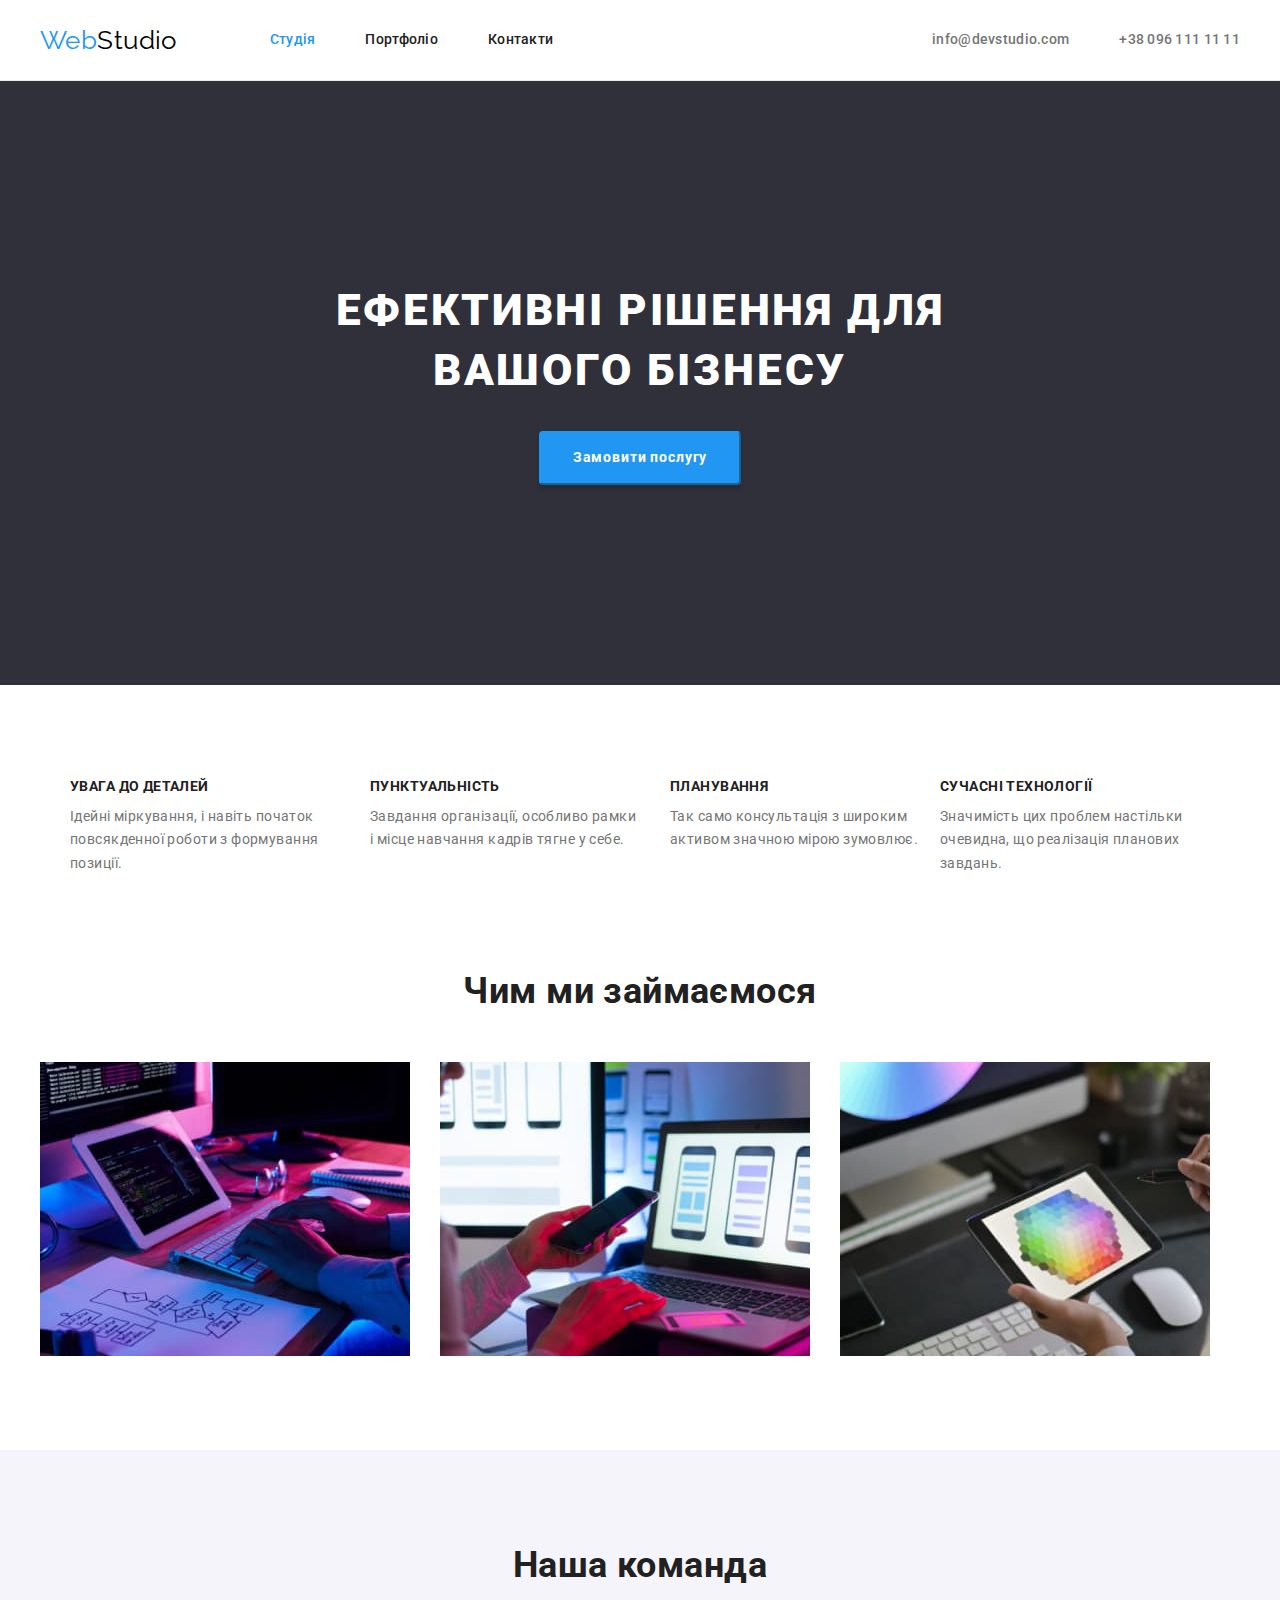
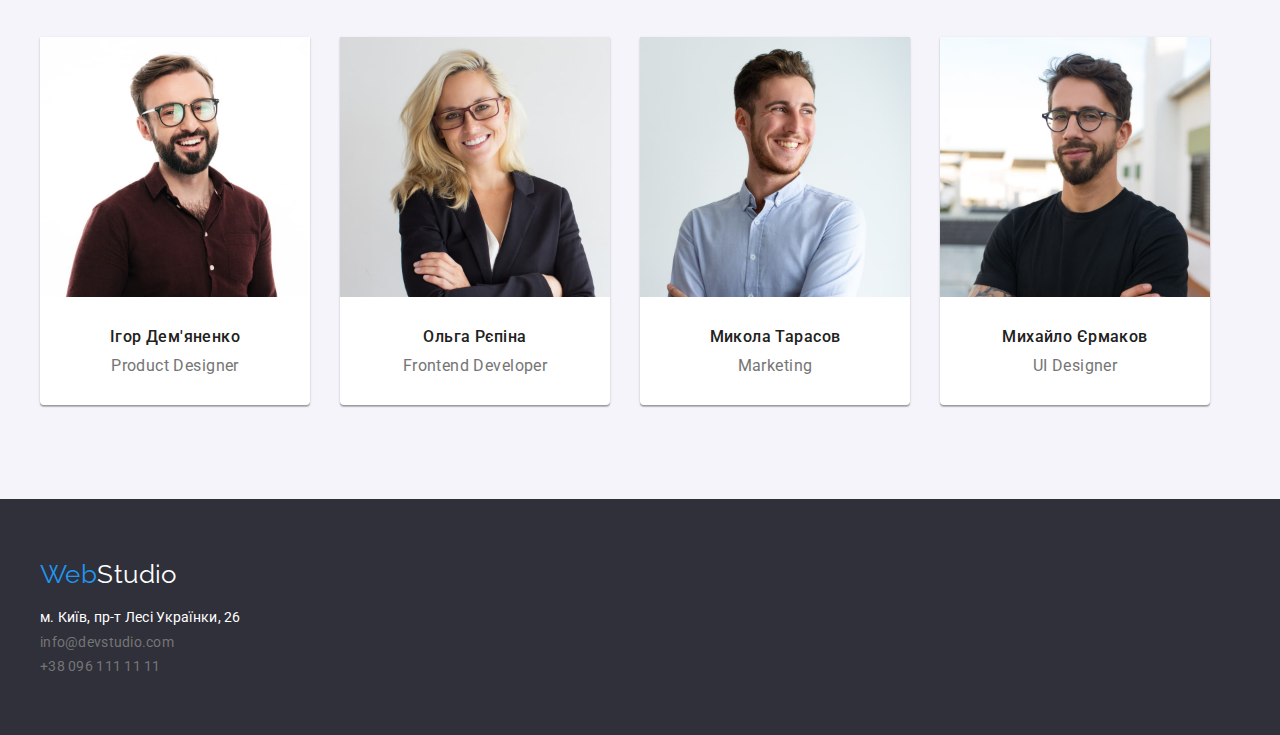
<file: index.html>
<!DOCTYPE html>
<html lang="uk">
  <head>
    <meta charset="UTF-8" />
    <meta http-equiv="X-UA-Compatible" content="IE=edge" />
    <meta name="viewport" content="width=device-width, initial-scale=1.0" />
    <link rel="stylesheet" href="./css/modern-normalize.css" />
    <link
      href="https://fonts.googleapis.com/css2?family=Raleway:wght@700&family=Roboto:wght@400;500;700;900&display=swap"
      rel="stylesheet"
    />
    <link rel="stylesheet" href="./css/style.css" />
    <title>WebStudio</title>
  </head>

  <body>
    <!--шапка-->
    <header class="header">
      <div class="container">
        <nav class="nav-menu">
          <a class="logo" href="./index.html">Web<span>Studio</span></a>
          <ul class="nav-links">
            <li class="item">
              <a class="nav-link current" href="./index.html">Студія</a>
            </li>
            <li class="item">
              <a class="nav-link" href="./portfolio.html">Портфоліо</a>
            </li>
            <li class="item"><a class="nav-link" href="#">Контакти</a></li>
          </ul>
        </nav>
        <ul class="contact-links">
          <li class="item">
            <a class="contact-link" href="mailto:info@devstudio.com"
              >info@devstudio.com</a
            >
          </li>
          <li class="item">
            <a class="contact-link" href="tel:+380961111111"
              >+38 096 111 11 11</a
            >
          </li>
        </ul>
      </div>
    </header>
    <!--основна частина-->
    <main>
      <section class="hero">
        <div class="container">
          <div class="hero-center">
            <h1 class="hero-title">Ефективні рішення для вашого бізнесу</h1>
            <button class="hero-button" type="button">Замовити послугу</button>
          </div>
        </div>
      </section>
      <section class="work">
        <div class="container">
          <h2 class="visually-hidden">переваги</h2>
          <ul class="work-center">
            <li>
              <h2 class="work-title">УВАГА ДО ДЕТАЛЕЙ</h2>
              <p class="work-text">
                Ідейні міркування, і навіть початок повсякденної роботи з
                формування позиції.
              </p>
            </li>
            <li>
              <h2 class="work-title">ПУНКТУАЛЬНІСТЬ</h2>
              <p class="work-text">
                Завдання організації, особливо рамки і місце навчання кадрів
                тягне у себе.
              </p>
            </li>
            <li>
              <h2 class="work-title">ПЛАНУВАННЯ</h2>
              <p class="work-text">
                Так само консультація з широким активом значною мірою зумовлює.
              </p>
            </li>
            <li>
              <h2 class="work-title">СУЧАСНІ ТЕХНОЛОГІЇ</h2>
              <p class="work-text">
                Значимість цих проблем настільки очевидна, що реалізація
                планових завдань.
              </p>
            </li>
          </ul>
        </div>
      </section>
      <section class="work2">
        <div class="container">
          <h2 class="section-title">Чим ми займаємося</h2>
          <ul class="work-images">
            <li>
              <img
                src="./images/img1_sec2.jpg"
                alt="крупний план-зображення-програміст-працюючий-його-робочий-офіс"
                width="370"
              />
            </li>
            <li>
              <img
                src="./images/img2_sec2.jpg"
                alt="веб-інтерфейс-дизайнери-розробляють-додаток-смартфони-команда-творці-працює-інтерфейс-мобільні телефони"
                width="370"
              />
            </li>
            <li>
              <img
                src="./images/img3_sec2.jpg"
                alt="креативний-художник-веб-дизайн-з-робочим-колір-графічним-планшетом"
                width="370"
              />
            </li>
          </ul>
        </div>
      </section>

      <section class="team">
        <div class="container">
          <h2 class="section-title">Наша команда</h2>
          <ul class="team-cards">
            <li>
              <img
                src="./images/img1_sec3.jpg"
                alt="photo of a man"
                width="270"
              />
              <div class="team-card">
                <h3 class="team-name">Ігор Дем'яненко</h3>
                <p class="team-position">Product Designer</p>
              </div>
            </li>

            <li>
              <img
                src="./images/img2_sec3.jpg"
                alt="photo of a women"
                width="270"
              />
              <div class="team-card">
                <h3 class="team-name">Ольга Рєпіна</h3>
                <p class="team-position">Frontend Developer</p>
              </div>
            </li>

            <li>
              <img
                src="./images/img3_sec3.jpg"
                alt="photo of a man"
                width="270"
              />
              <div class="team-card">
                <h3 class="team-name">Микола Тарасов</h3>
                <p class="team-position">Marketing</p>
              </div>
            </li>
            <li>
              <img
                src="./images/img4_sec3.jpg"
                alt="photo of a man"
                width="270"
              />
              <div class="team-card">
                <h3 class="team-name">Михайло Єрмаков</h3>
                <p class="team-position">UI Designer</p>
              </div>
            </li>
          </ul>
        </div>
      </section>
    </main>
    <!--футер-->
    <footer class="footer">
      <div class="container">
        <a class="logo-footer" href="./index.html">Web<span>Studio</span></a>
        <address>
          <ul>
            <li>
              <a
                class="contact-link footer-link adr-color"
                href="https://goo.gl/maps/jW1vsAmsS1k6WTaD8"
                target="_blank"
                rel="noopener noreferrer"
                >м. Київ, пр-т Лесі Українки, 26</a
              >
            </li>
            <li>
              <a
                class="contact-link footer-link"
                href="mailto:info@devstudio.com"
                >info@devstudio.com</a
              >
            </li>
            <li>
              <a class="contact-link footer-link" href="tel:+380961111111"
                >+38 096 111 11 11</a
              >
            </li>
          </ul>
        </address>
      </div>
    </footer>
  </body>
</html>
</file>
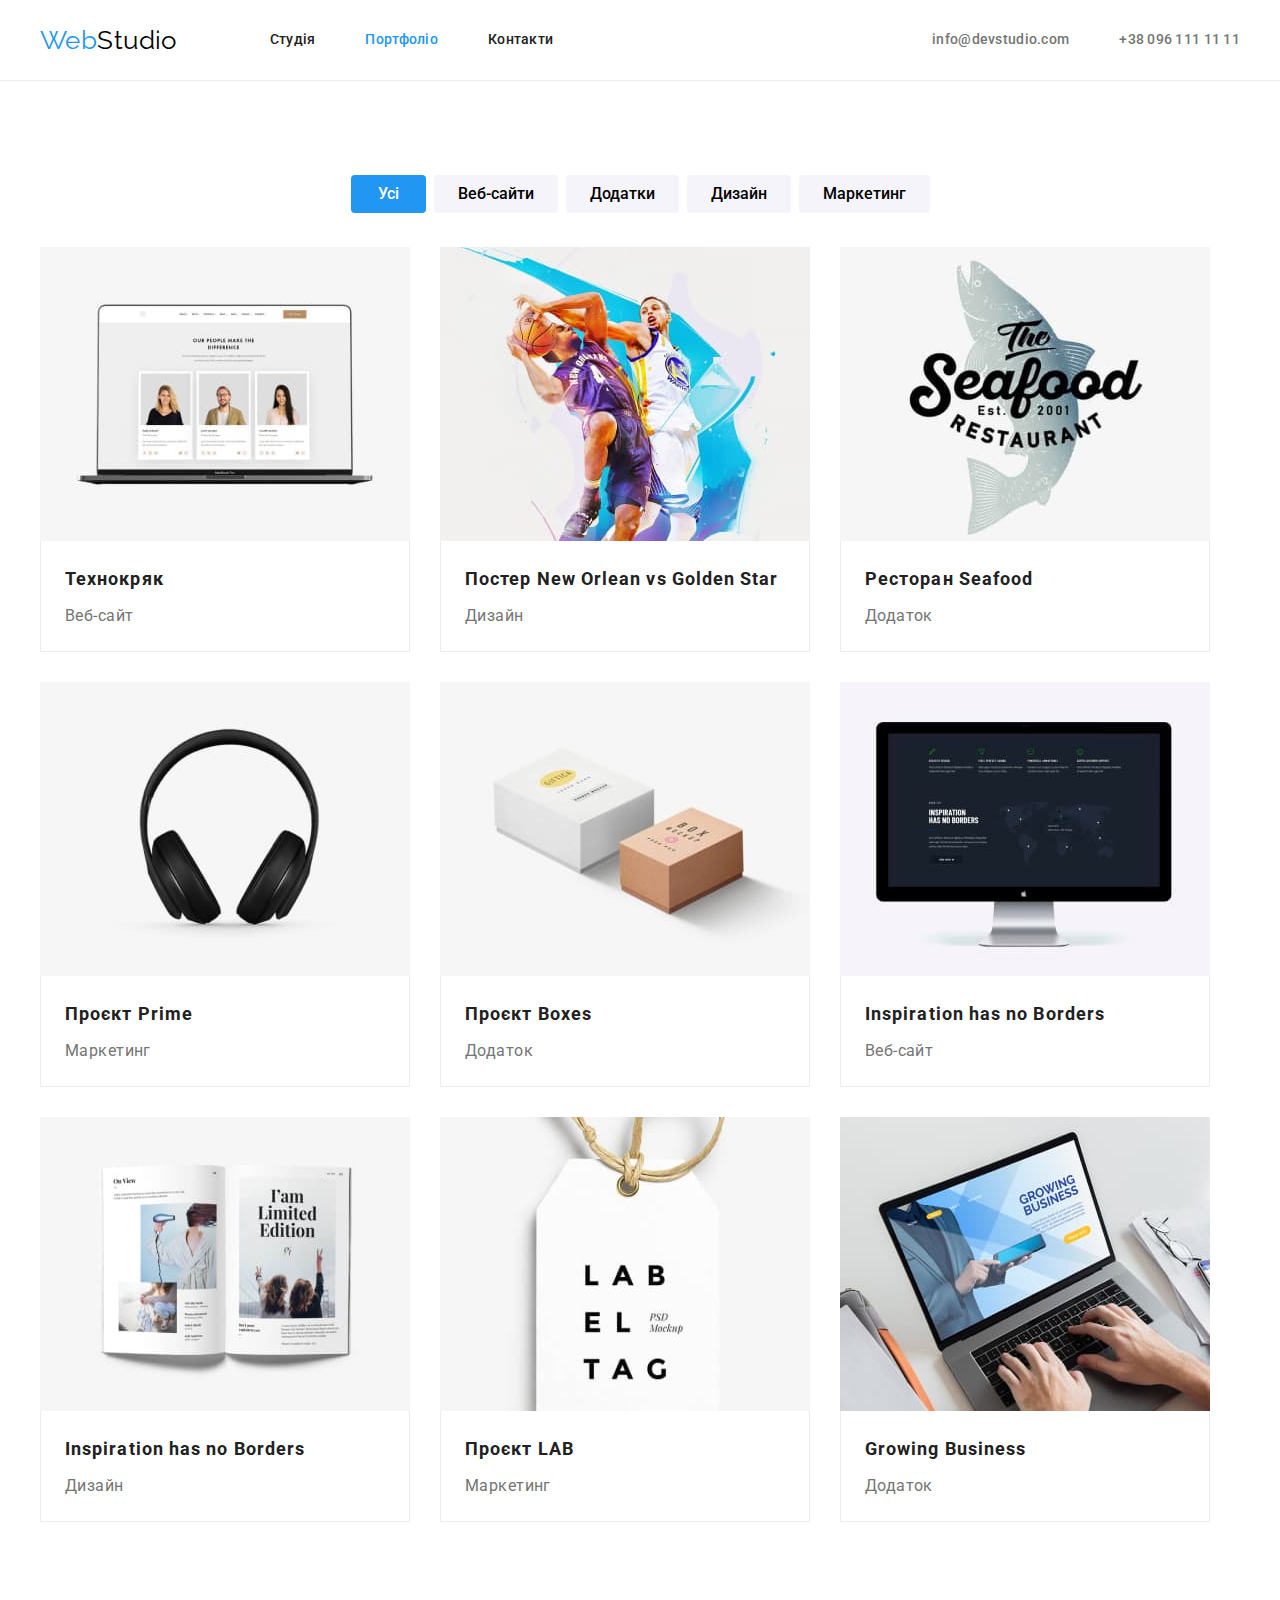
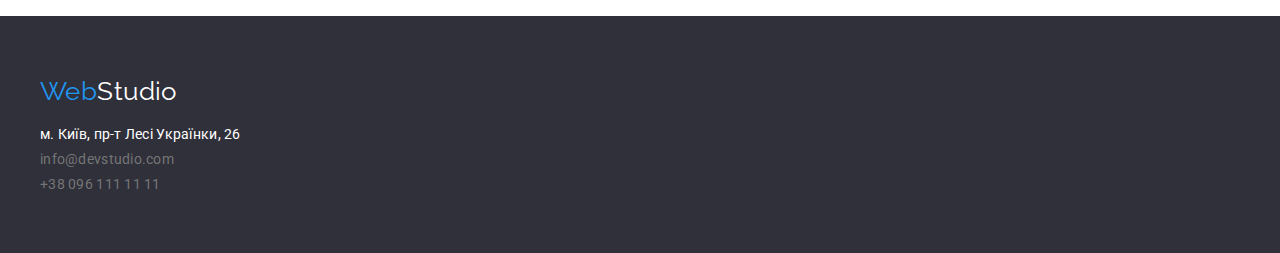
<file: portfolio.html>
<!DOCTYPE html>
<html lang="uk">
  <head>
    <meta charset="UTF-8" />
    <meta http-equiv="X-UA-Compatible" content="IE=edge" />
    <meta name="viewport" content="width=device-width, initial-scale=1.0" />
    <link rel="stylesheet" href="./css/modern-normalize.css" />
    <link
      href="https://fonts.googleapis.com/css2?family=Raleway:wght@700&family=Roboto:wght@400;500;700;900&display=swap"
      rel="stylesheet"
    />
    <link rel="stylesheet" href="./css/style.css" />
    <title>WebStudio</title>
  </head>

  <body>
    <!--шапка-->
    <header class="header">
      <nav class="nav-menu container">
        <a class="logo" href="./index.html">Web<span>Studio</span></a>
        <ul class="nav-links">
          <li class="item">
            <a class="nav-link" href="./index.html">Студія</a>
          </li>
          <li class="item">
            <a class="nav-link current" href="./portfolio.html">Портфоліо</a>
          </li>
          <li class="item"><a class="nav-link" href="#">Контакти</a></li>
        </ul>
        <ul class="contact-links">
          <li class="item">
            <a class="contact-link" href="mailto:info@devstudio.com"
              >info@devstudio.com</a
            >
          </li>
          <li class="item">
            <a class="contact-link" href="tel:+380961111111"
              >+38 096 111 11 11</a
            >
          </li>
        </ul>
      </nav>
    </header>
    <!--основна частина-->
    <main>
      <section class="projects">
        <ul class="container">
          <li>
            <h1 class="visually-hidden">кнопки</h1>
            <ul class="projects-btn">
              <li>
                <button class="item-btn total-btn current-btn" type="button">
                  Усі
                </button>
              </li>
              <li><button class="item-btn" type="button">Веб-сайти</button></li>
              <li><button class="item-btn" type="button">Додатки</button></li>
              <li><button class="item-btn" type="button">Дизайн</button></li>
              <li><button class="item-btn" type="button">Маркетинг</button></li>
            </ul>
          </li>
          <li>
            <h2 class="visually-hidden">проекти</h2>
            <ul class="project-cards">
              <li class="project-card">
                <img
                  src="./images/img-technokrak.jpg"
                  alt="включений ноутбук"
                  width="370"
                />
                <div class="card-item">
                  <h3 class="project-title">Технокряк</h3>
                  <p class="project-type">Веб-сайт</p>
                </div>
              </li>

              <li class="project-card">
                <img
                  src="./images/img-poster_NO.jpg"
                  alt="гра в басткетбол"
                  width="370"
                />
                <div class="card-item">
                  <h3 class="project-title">
                    Постер New Orlean vs Golden Star
                  </h3>
                  <p class="project-type">Дизайн</p>
                </div>
              </li>

              <li class="project-card">
                <img
                  src="./images/img-seafood.jpg"
                  alt="логотип з рибою"
                  width="370"
                />
                <div class="card-item">
                  <h3 class="project-title">Ресторан Seafood</h3>
                  <p class="project-type">Додаток</p>
                </div>
              </li>

              <li class="project-card">
                <img
                  src="./images/img-prime.jpg"
                  alt="фото навушників"
                  width="370"
                />
                <div class="card-item">
                  <h3 class="project-title">Проєкт Prime</h3>
                  <p class="project-type">Маркетинг</p>
                </div>
              </li>

              <li class="project-card">
                <img
                  src="./images/img-boxes.jpg"
                  alt="картонні коробочки"
                  width="370"
                />
                <div class="card-item">
                  <h3 class="project-title">Проєкт Boxes</h3>
                  <p class="project-type">Додаток</p>
                </div>
              </li>
              <li class="project-card">
                <img
                  src="./images/img-inspiration.jpg"
                  alt="монітор"
                  width="370"
                />
                <div class="card-item">
                  <h3 class="project-title">Inspiration has no Borders</h3>
                  <p class="project-type">Веб-сайт</p>
                </div>
              </li>
              <li class="project-card">
                <img
                  src="./images/img-limited_edition.jpg"
                  alt="відкрита книга"
                  width="370"
                />
                <div class="card-item">
                  <h3 class="project-title">Inspiration has no Borders</h3>
                  <p class="project-type">Дизайн</p>
                </div>
              </li>
              <li class="project-card">
                <img
                  src="./images/img-LAB.jpg"
                  alt="бейджік-бірка"
                  width="370"
                />
                <div class="card-item">
                  <h3 class="project-title">Проєкт LAB</h3>
                  <p class="project-type">Маркетинг</p>
                </div>
              </li>
              <li class="project-card">
                <img
                  src="./images/img-growing_business.jpg"
                  alt="робота на ноутбукі"
                  width="370"
                />
                <div class="card-item">
                  <h3 class="project-title">Growing Business</h3>
                  <p class="project-type">Додаток</p>
                </div>
              </li>
            </ul>
          </li>
        </ul>
      </section>
    </main>
    <!--футер-->
    <footer class="footer">
      <div class="container">
        <a class="logo-footer" href="./index.html">Web<span>Studio</span></a>
        <address>
          <ul>
            <li>
              <a
                class="contact-link footer-link adr-color"
                href="https://goo.gl/maps/jW1vsAmsS1k6WTaD8"
                target="_blank"
                rel="noopener noreferrer"
                >м. Київ, пр-т Лесі Українки, 26</a
              >
            </li>
            <li>
              <a
                class="contact-link footer-link"
                href="mailto:info@devstudio.com"
                >info@devstudio.com</a
              >
            </li>
            <li>
              <a class="contact-link footer-link" href="tel:+380961111111"
                >+38 096 111 11 11</a
              >
            </li>
          </ul>
        </address>
      </div>
    </footer>
  </body>
</html>
</file>
<file: css/style.css>
:root {
  --main-color: #212121;
  --second-color: #ffffff;
  --one-color: #000000;
  --two-color: #757575;
  --three-color: #f5f4fa;
  --line-color: #ececec;
  --line-color-second: #eeeeee;
  --main-btn-color: #2196f3;
  --main-bg-color: #2f303a;
}

/*    утіліти */

body {
  font-family: "Roboto", sans-serif;
  font-size: 14px;
  line-height: 1.14;
  color: var(--main-color);
  background-color: var(--second-color);
  letter-spacing: 0.03em;
}

a {
  text-decoration: none;
  color: inherit;
}

ul {
  padding: 0;
  margin: 0;
  list-style: none;
}

p,
h1,
h2,
h3,
h4,
h5,
h6 {
  margin: 0;
}

button {
  cursor: pointer;
}

address {
  font-style: normal;
}

img {
  display: block;
}

.container {
  width: 1200px;
  padding-left: 15px;
  padding-right: 15px;
  margin-left: auto;
  margin-right: auto;
}

/*    header- index   */

.logo {
  font-family: "Raleway", sans-serif;
  font-size: 26px;
  line-height: 1.19;
  color: var(--main-btn-color);
  margin-right: 93px;
}

.logo > span {
  color: var(--one-color);
}

.nav-link {
  display: block;
  padding: 32px 0;

  font-weight: 500;
  line-height: 1.14;
  letter-spacing: 0.02em;
}

.nav-link:hover {
  color: var(--main-btn-color);
}

.contact-link {
  display: block;

  font-weight: 500;
  line-height: 1.14;
  letter-spacing: 0.02em;
  color: var(--two-color);
}

.nav-links .item:not(:last-child),
.contact-links .item:not(:last-child) {
  margin-right: 50px;
}

.contact-link:hover,
.contact-link:focus {
  color: var(--main-btn-color);
}

.header {
  border-bottom: 1px solid var(--line-color);
}

.header .container {
  display: flex;
  align-items: center;
}

.nav-menu {
  display: flex;
  align-items: center;
}

.nav-links {
  display: flex;
}

.contact-links {
  display: flex;
  margin-left: auto;
}

.current {
  color: var(--main-btn-color);
}

/*   main - sections*/

.hero {
  background-color: var(--main-bg-color);
  padding: 200px 0;
  text-align: center;
}

.hero-title {
  margin-left: auto;
  margin-right: auto;
  margin-bottom: 30px;
  width: 696px;

  font-weight: 900;
  font-size: 44px;
  line-height: 1.36;
  letter-spacing: 0.06em;
  text-transform: uppercase;
  color: var(--second-color);
}

.hero-button {
  font-family: "Roboto";
  font-weight: 700;
  line-height: 2.14;
  letter-spacing: 0.06em;
  color: var(--second-color);
  border-color: var(--main-btn-color);
  padding: 10px 32px;
  background-color: var(--main-btn-color);
  box-shadow: 0px 4px 4px rgba(0, 0, 0, 0.15);
  border-radius: 4px;
}

.hero-button:hover,
.hero-button:focus {
  color: var(--main-btn-color);
  background-color: var(--second-color);
  border-color: var(--main-btn-color);
}

.hero-button:active {
  color: var(--main-btn-color);
  background-color: var(--second-color);
  border-color: var(--main-btn-color);
}

.visually-hidden {
  border: 0;
  clip: rect(0 0 0 0);
  height: 1px;
  margin: -1px;
  overflow: hidden;
  padding: 0;
  position: absolute;
  width: 1px;
}

/*   section  work */

.work {
  background-color: var(--second-color);
  text-align: start;
  padding: 94px 0;
}

.work2 {
  background-color: var(--second-color);
  text-align: start;
}

.work-center {
  display: flex;
}

.work-center > li {
  width: 270px;
}

.work-center > li:not(:last-child) {
  margin-left: 30px;
}

.work-title {
  margin-bottom: 10px;
  font-size: 14px;
  text-transform: uppercase;
}

.work-text {
  line-height: 1.71;
  color: var(--two-color);
}

.section-title {
  text-align: center;
  font-size: 36px;
  line-height: 1.17;
  margin-bottom: 50px;
}

.work-images {
  display: flex;
}

.work-images > li:not(:last-child) {
  margin-right: 30px;
  margin-bottom: 94px;
}

/*   section- team  */

.team {
  background-color: var(--three-color);
  padding: 94px 0;
}

.team-cards {
  display: flex;
}

.team-cards > li {
  text-align: center;
  width: 270px;
  background-color: var(--second-color);
  box-shadow: 0px 1px 3px rgba(0, 0, 0, 0.12), 0px 1px 1px rgba(0, 0, 0, 0.14),
    0px 2px 1px rgba(0, 0, 0, 0.2);
  border-radius: 0px 0px 4px 4px;
}

.team-cards > li:not(:last-child) {
  margin-right: 30px;
}

.team-card {
  padding: 30px 0;
}

.team-name {
  font-weight: 500;
  font-size: 16px;
  line-height: 1.19;
}

.team-position {
  margin-top: 10px;
  font-size: 16px;
  line-height: 1.19;
  color: var(--two-color);
}

/*   footer  */

.footer {
  padding: 60px 0;
  background-color: var(--main-bg-color);
}

address {
  margin-top: 20px;
}

address > ul > li:not(:last-child) {
  margin-bottom: 9px;
}

.logo-footer {
  font-family: "Raleway", sans-serif;
  font-size: 26px;
  line-height: 1.19;
  color: var(--main-btn-color);
}

.footer-link {
  font-weight: 400;
}

.logo-footer > span {
  color: var(--second-color);
}

.footer > .container > ul > li {
  margin-top: 9px;
}

.adr-color {
  color: var(--second-color);
}

/*   portfolio  - main */

.projects {
  background-color: var(--second-color);
  padding: 94px 0;
}

.projects-btn {
  display: flex;
  justify-content: center;
}

.projects-btn > li:not(:last-child) {
  margin-right: 8px;
}

.item-btn {
  font-family: "Roboto";
  padding: 4px 22px;
  font-weight: 500;
  font-size: 16px;
  line-height: 1.625;
  background-color: var(--three-color);
  border-color: transparent;
  border-radius: 4px;
}

.current-btn {
  color: var(--second-color);
  background-color: var(--main-btn-color);
}

.total-btn {
  padding: 4px 25px;
}

.item-btn:hover,
.item-btn:focus {
  color: var(--second-color);
  background-color: var(--main-btn-color);
  border-color: var(--main-btn-color);
  box-shadow: 0px 3px 1px rgba(0, 0, 0, 0.1), 0px 1px 2px rgba(0, 0, 0, 0.08),
    0px 2px 2px rgba(0, 0, 0, 0.12);
}

.project-cards {
  display: flex;
  flex-wrap: wrap;
  margin-top: 34px;
  gap: 30px;
}

.project-card {
  width: calc((100% - 90px) / 3);
  background-color: var(--second-color);
}

.card-item {
  padding: 20px 24px;
  border-left: 1px solid var(--line-color);
  border-right: 1px solid var(--line-color);
  border-bottom: 1px solid var(--line-color);
}

.project-title {
  font-weight: 700;
  font-size: 18px;
  line-height: 2;
  letter-spacing: 0.06em;
}

.project-type {
  margin-top: 4px;
  font-size: 16px;
  line-height: 1.875;
  color: var(--two-color);
}
</file>
